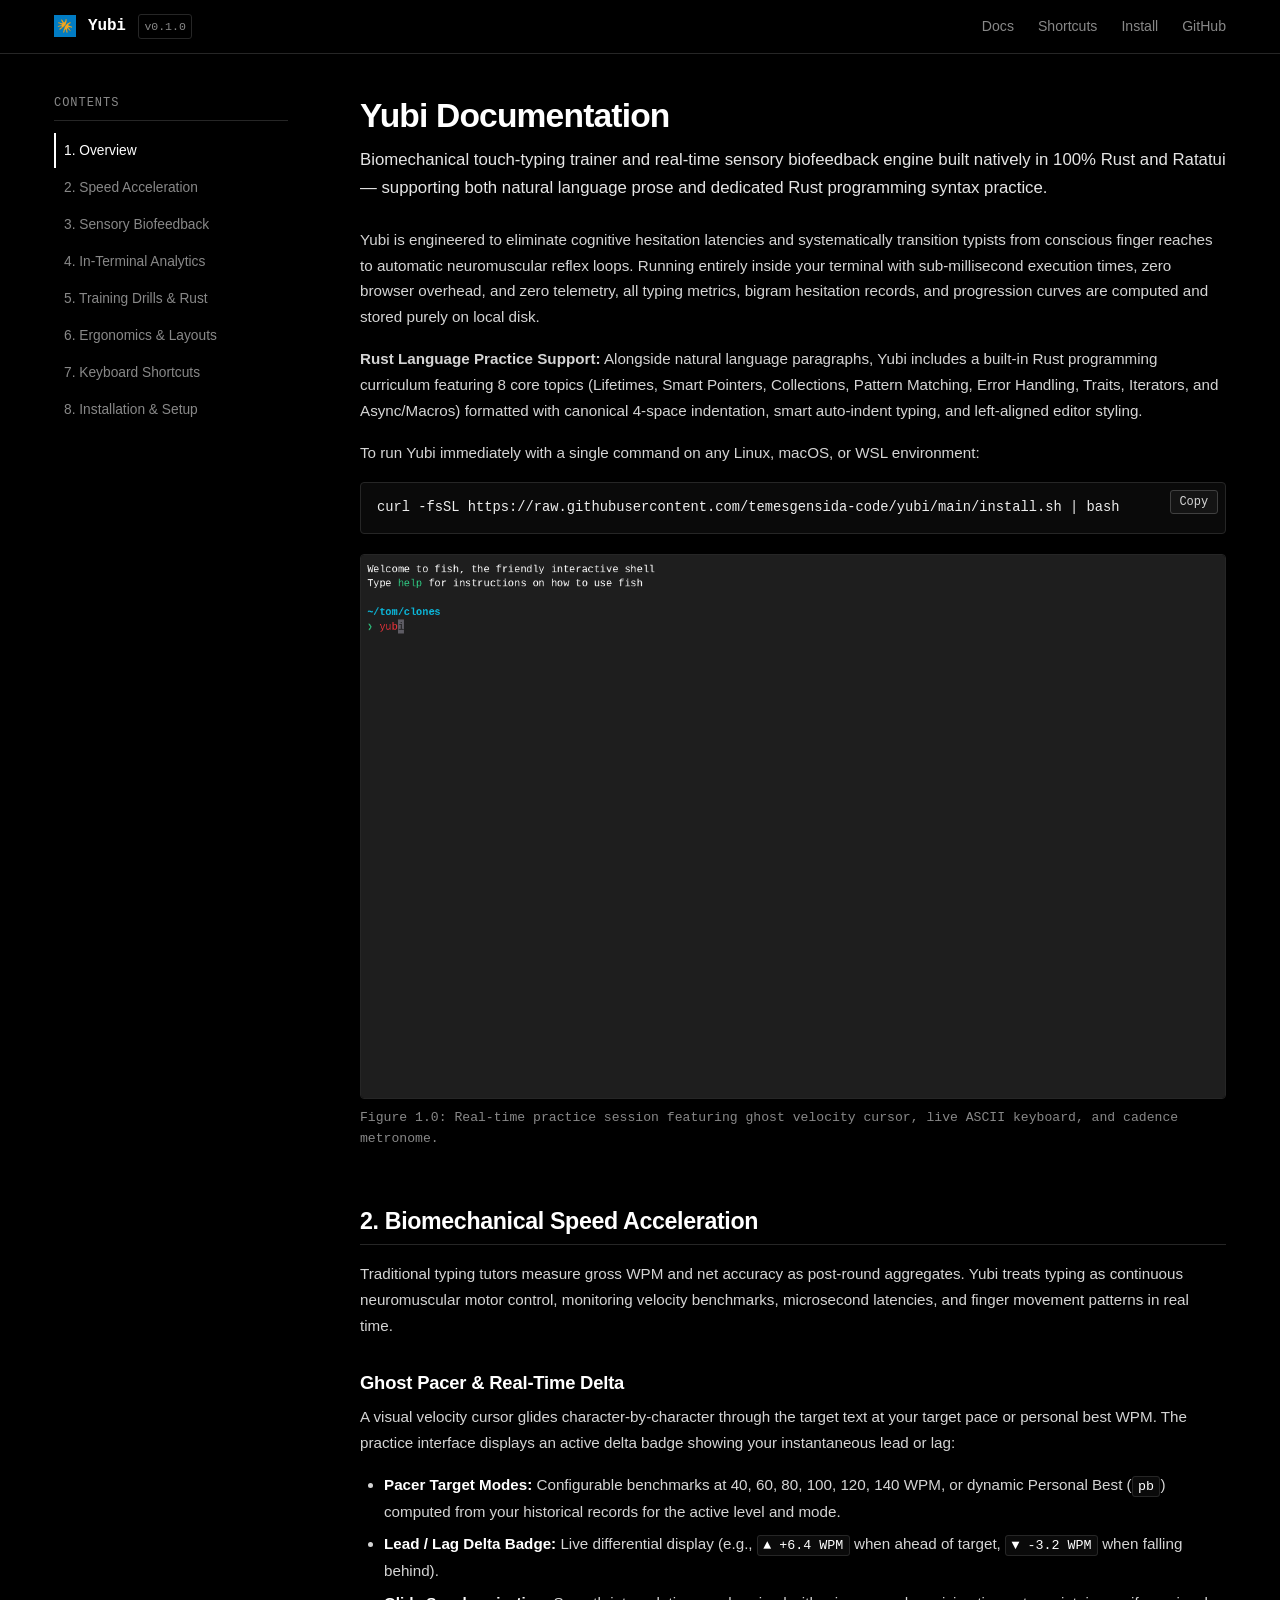
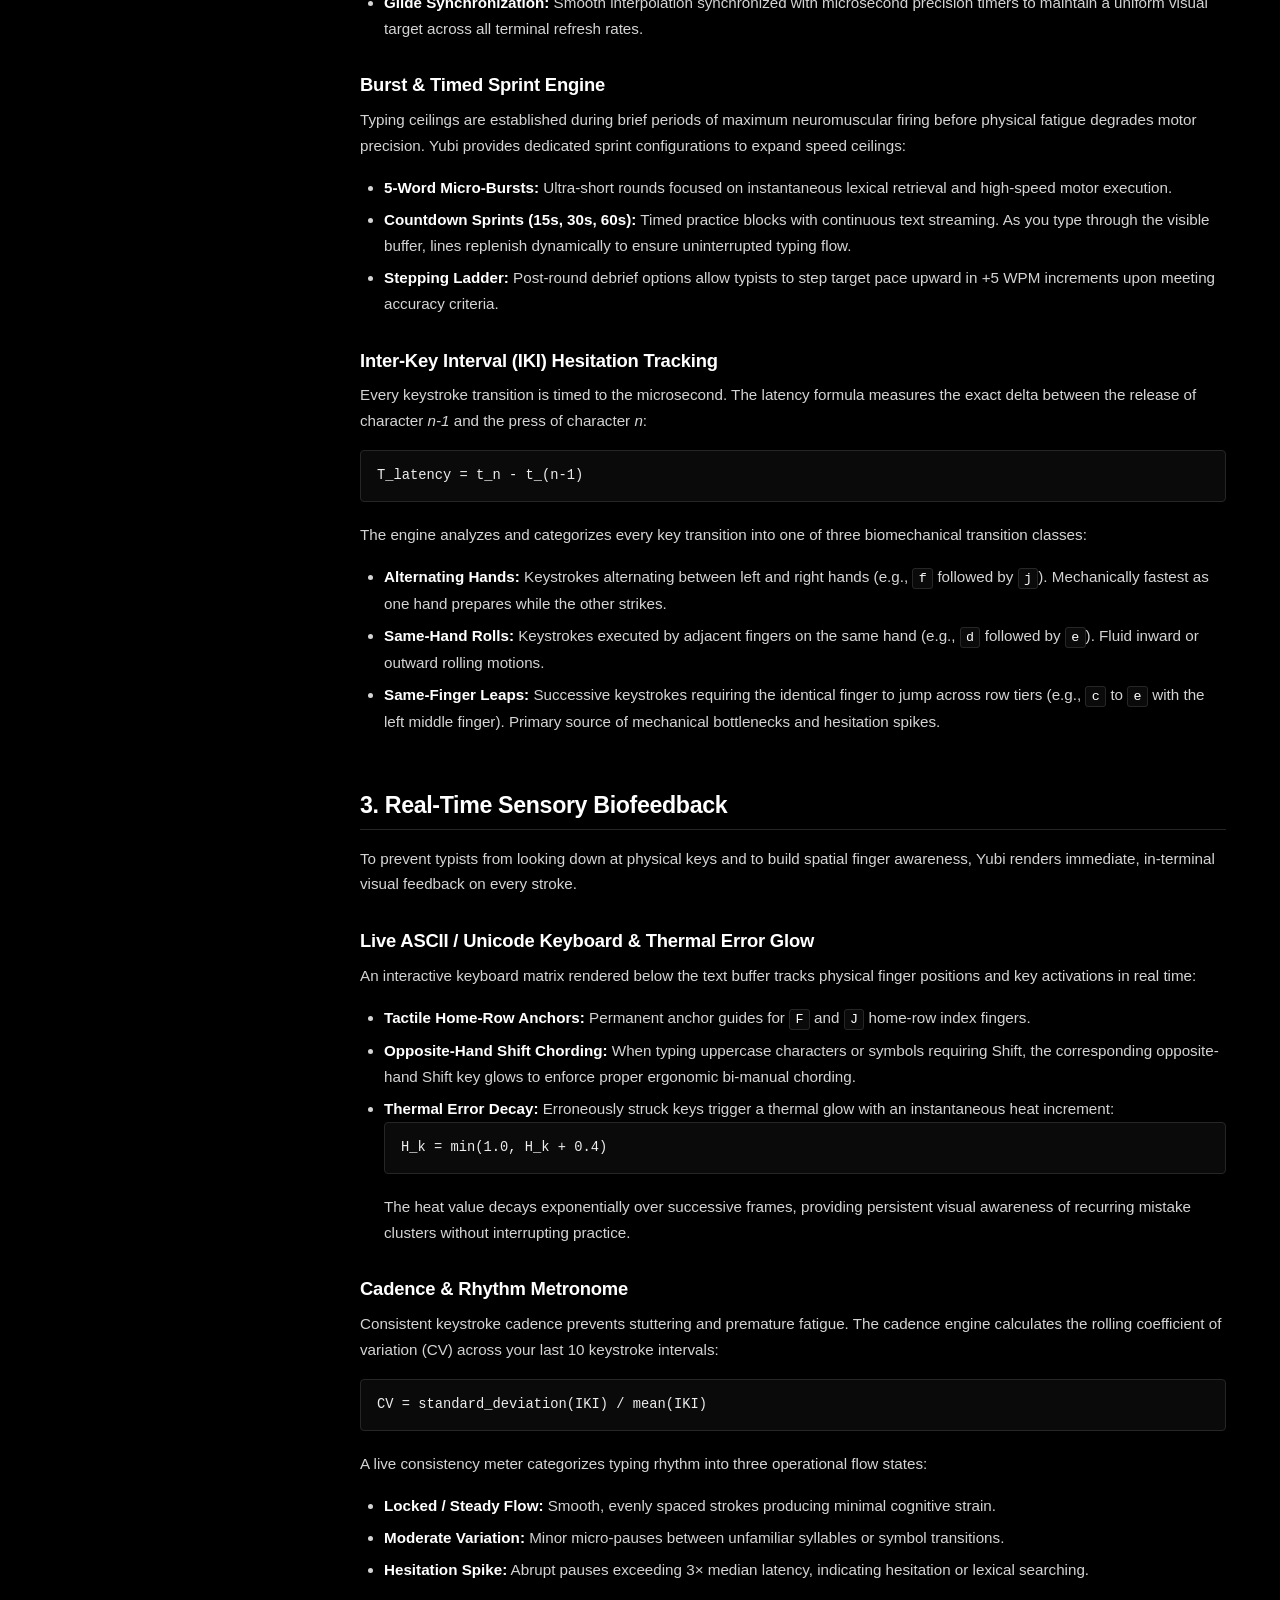
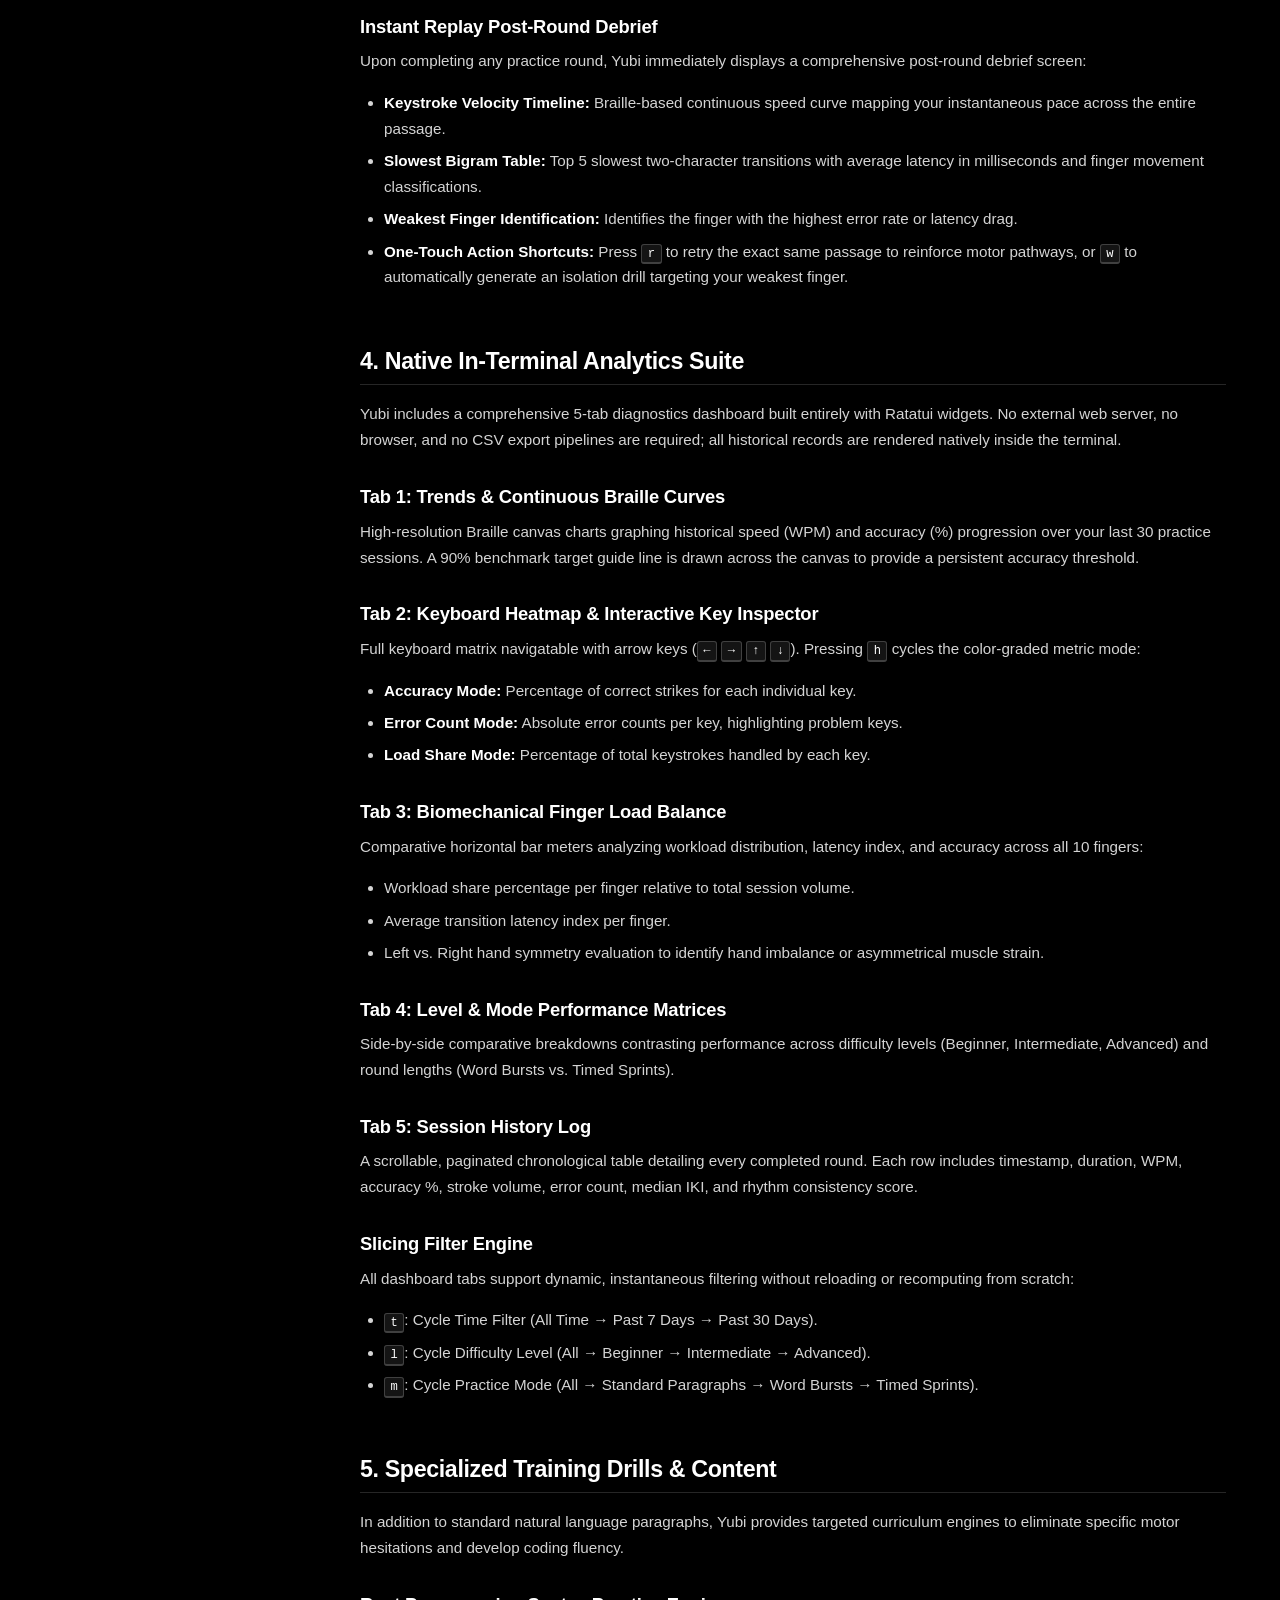
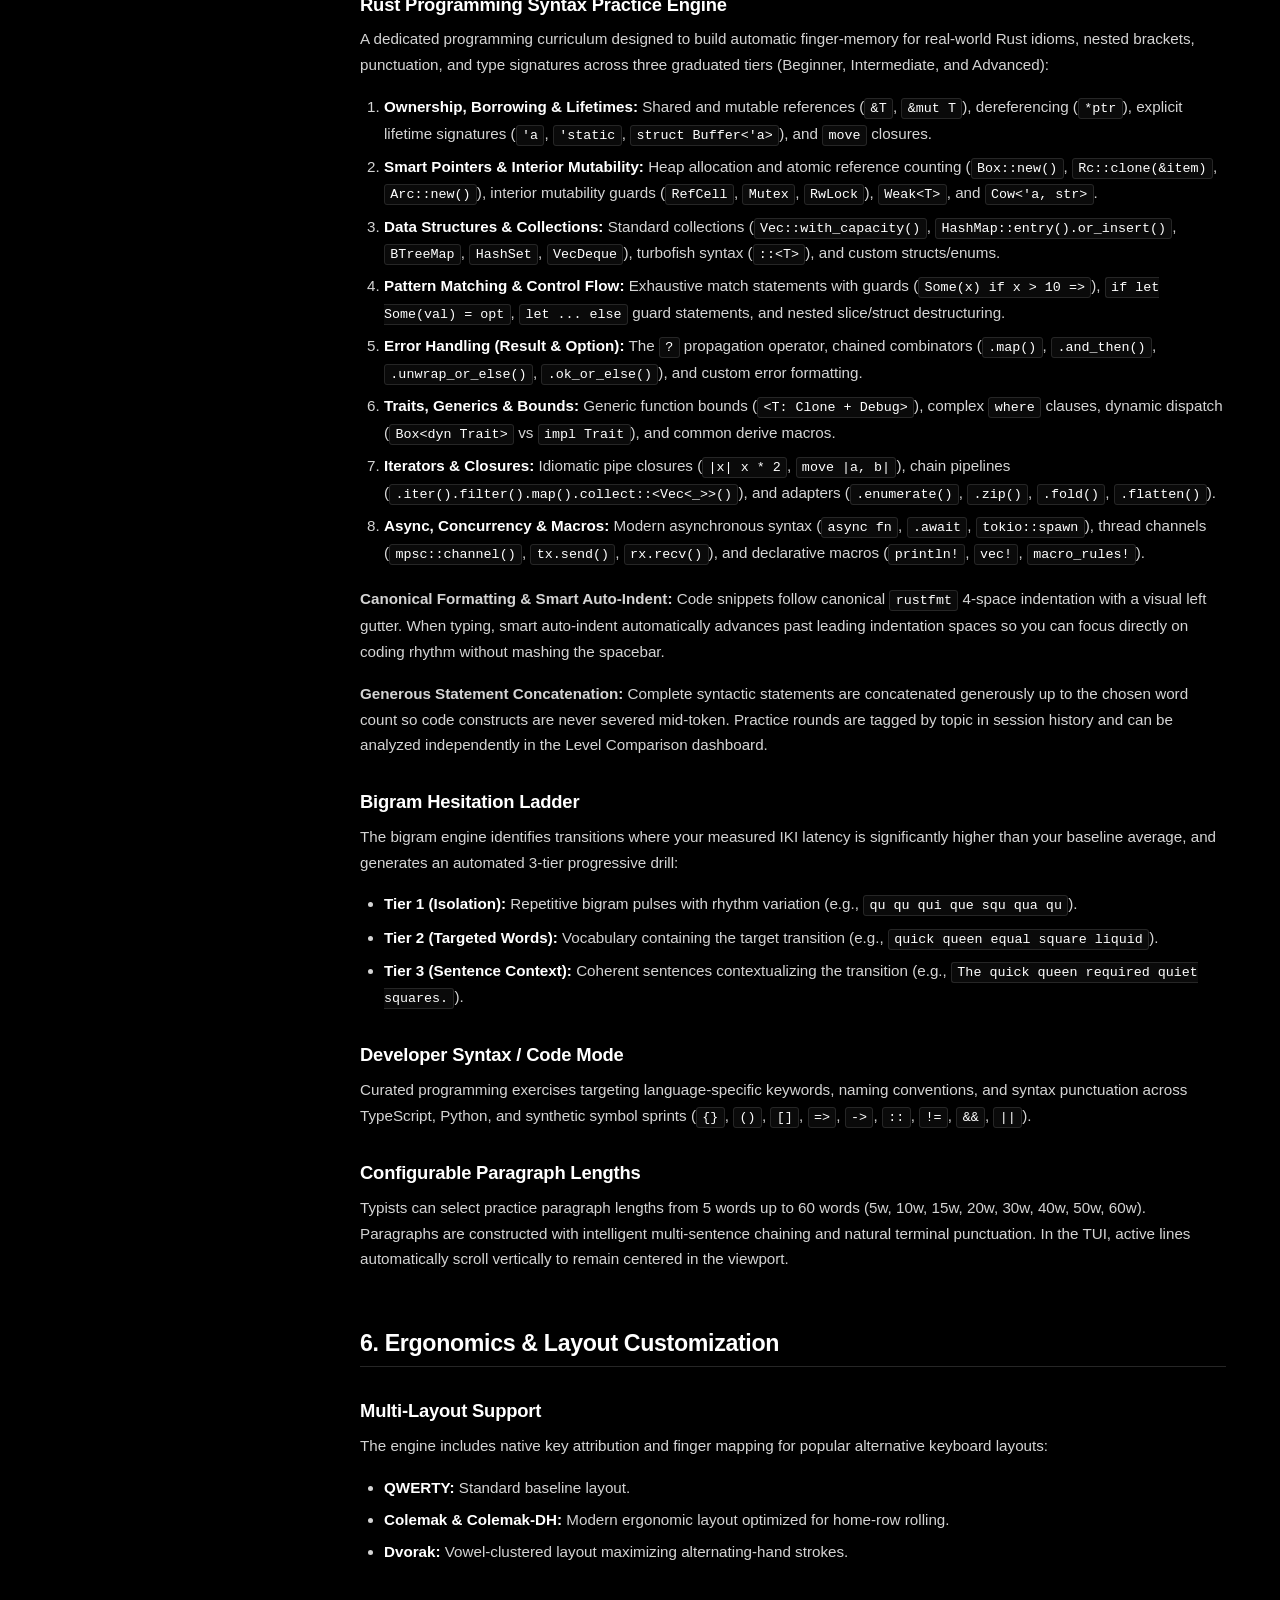
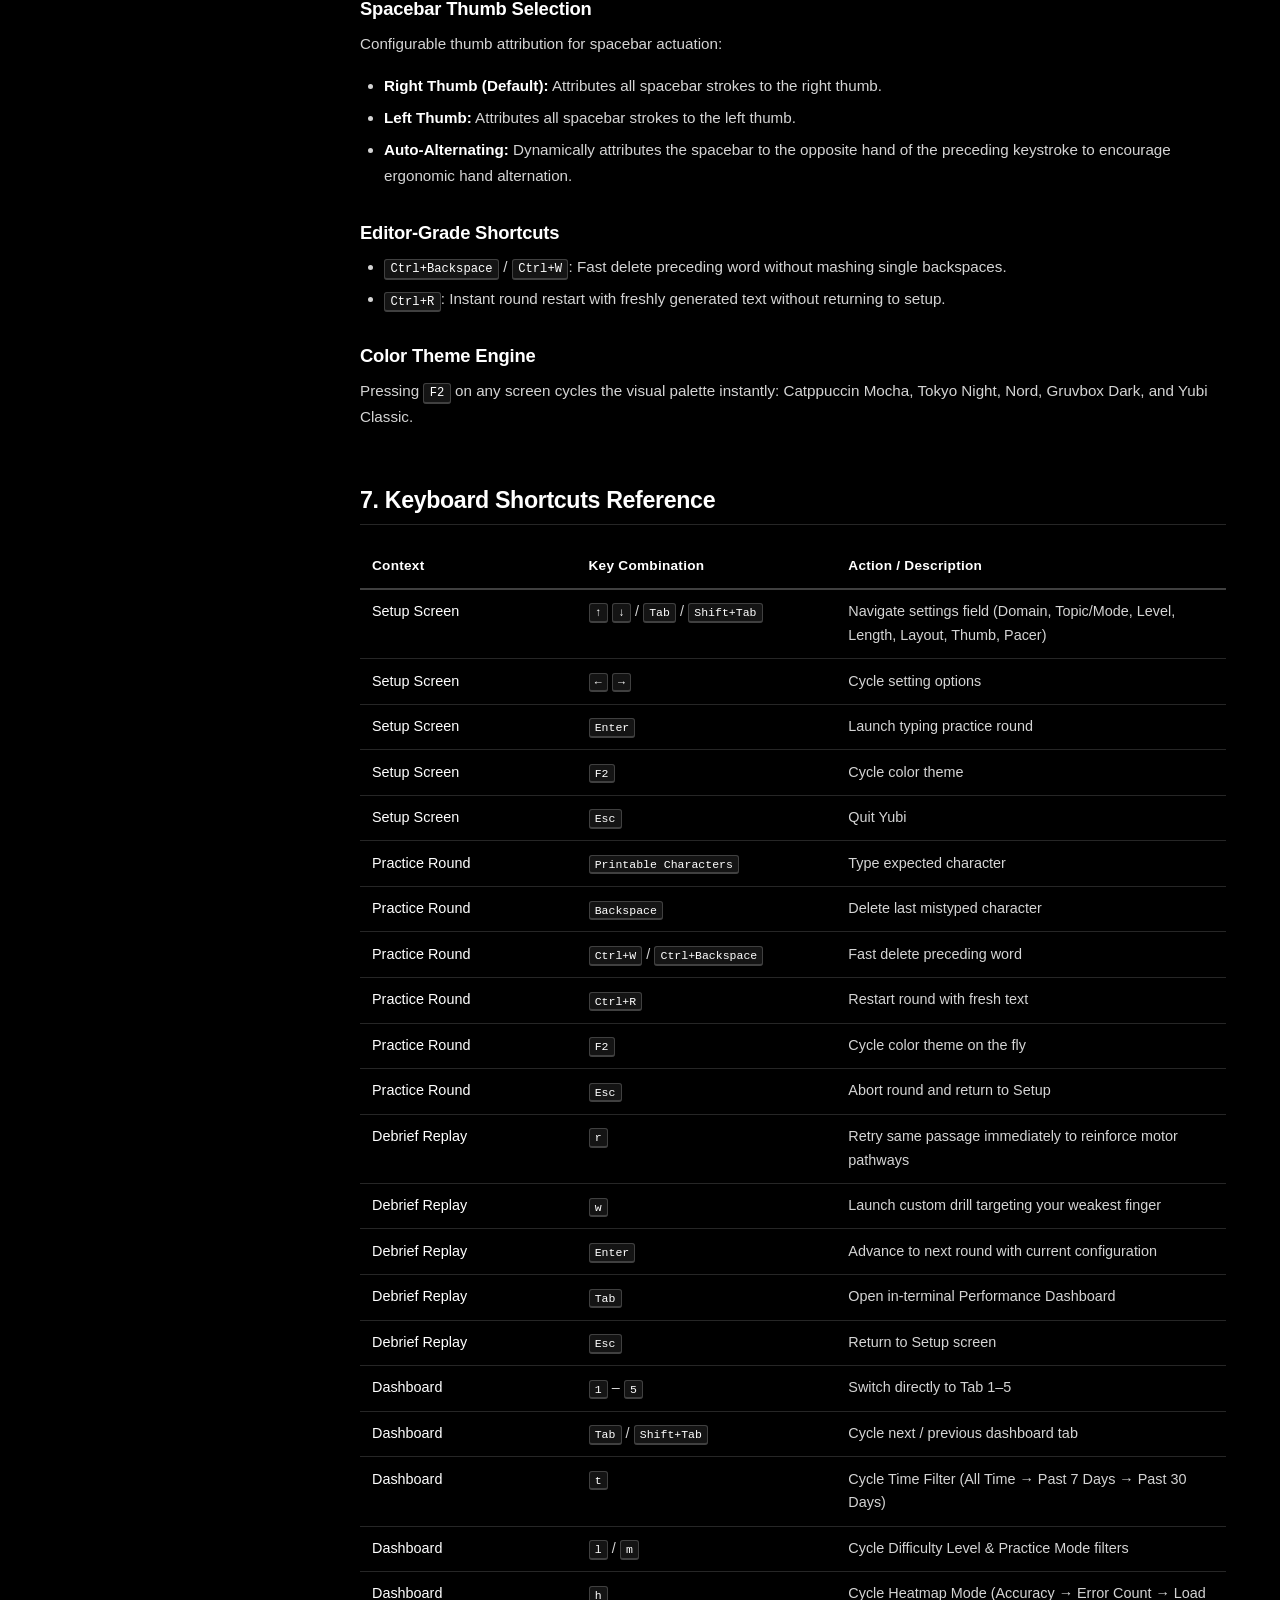
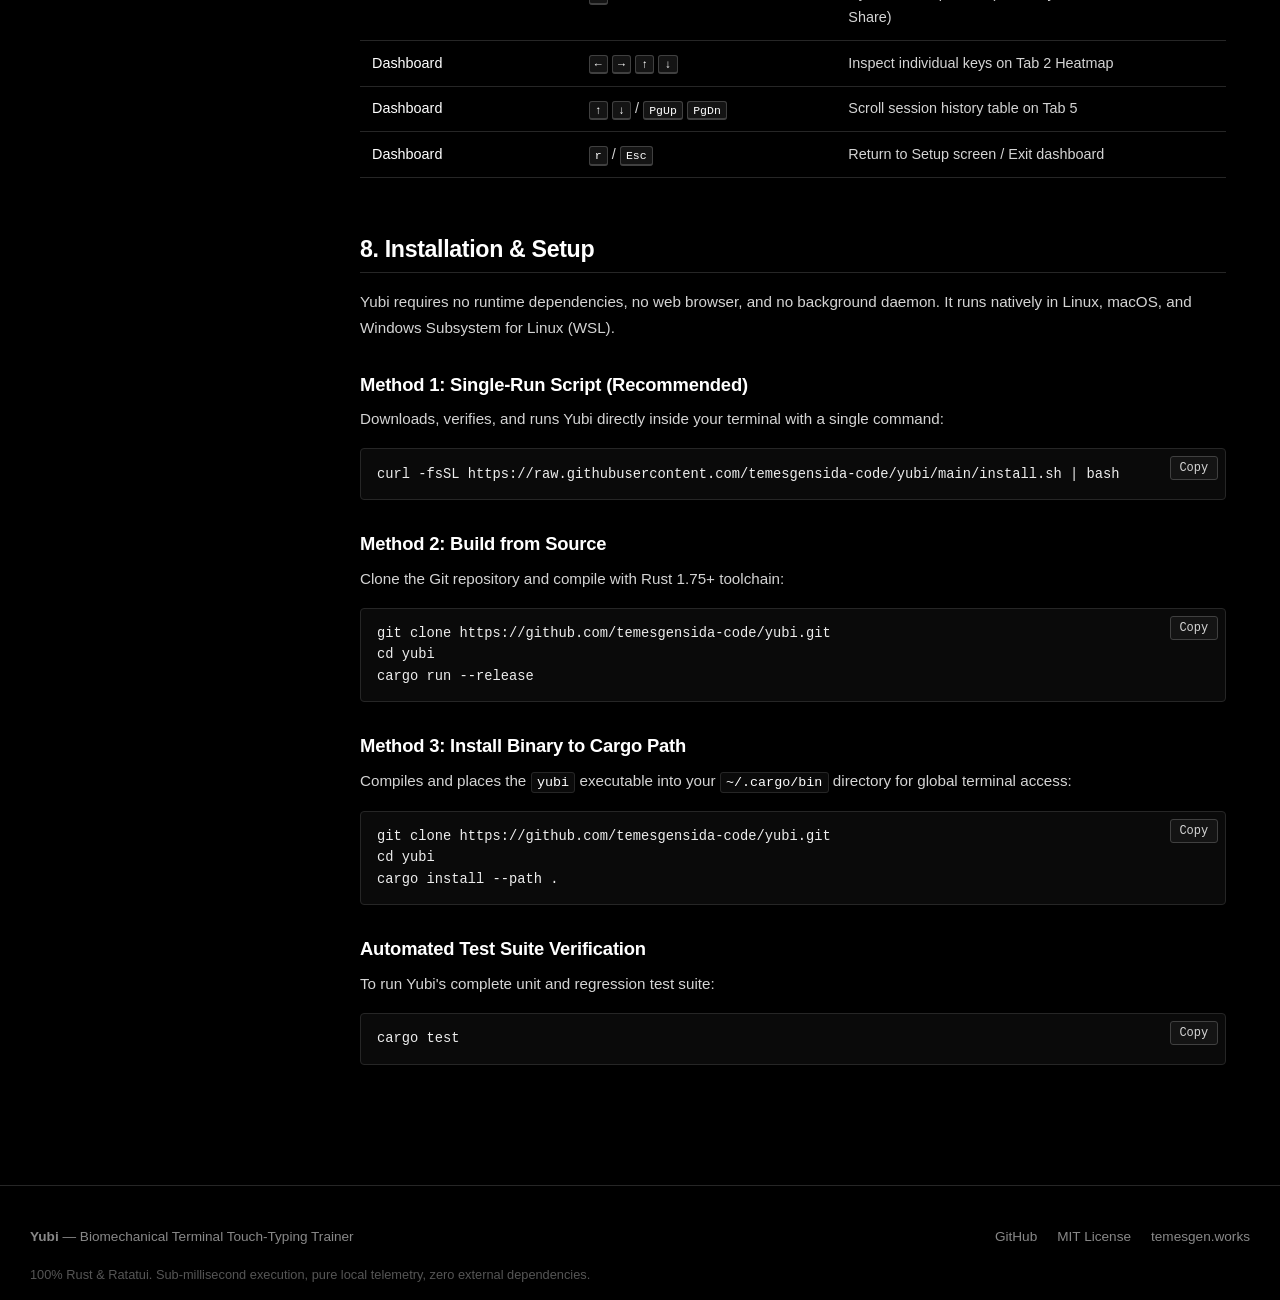
<file: docs/index.html>
<!DOCTYPE html>
<html lang="en">
<head>
  <meta charset="UTF-8" />
  <meta name="viewport" content="width=device-width, initial-scale=1.0" />
  <title>Yubi Documentation — Biomechanical Terminal Touch-Typing Trainer</title>
  <meta name="description" content="Technical documentation for Yubi: A pure Rust & Ratatui biomechanical touch-typing trainer with real-time sensory biofeedback and native 5-tab TUI diagnostics." />
  <link rel="icon" type="image/svg+xml" href="_.svg" />
  <link rel="stylesheet" href="style.css" />
  <!-- Open Graph -->
  <meta property="og:title" content="Yubi Documentation — Biomechanical Terminal Touch-Typing Trainer" />
  <meta property="og:description" content="Technical documentation for Yubi: 100% Rust & Ratatui terminal typing trainer with real-time sensory biofeedback and native analytics." />
  <meta property="og:type" content="website" />
  <meta property="og:url" content="https://yubi.temesgen.works" />
  <meta property="og:image" content="https://yubi.temesgen.works/yubi-tui.gif" />
</head>
<body>

  <!-- ================= Minimalist Header ================= -->
  <header class="header">
    <div class="header-container">
      <a href="#overview" class="brand-wrap">
        <img src="_.svg" alt="Yubi Logo" class="brand-logo" />
        <span class="brand-title">Yubi</span>
        <span class="brand-badge">v0.1.0</span>
      </a>

      <nav class="header-nav">
        <a href="#overview" class="header-link">Docs</a>
        <a href="#keyboard-shortcuts" class="header-link">Shortcuts</a>
        <a href="#installation-setup" class="header-link">Install</a>
        <a href="https://github.com/temesgensida-code/yubi" target="_blank" rel="noopener" class="header-link">GitHub</a>
      </nav>
    </div>
  </header>

  <!-- ================= Two-Column Docs Layout ================= -->
  <div class="docs-layout">
    
    <!-- Left Sticky Sidebar Table of Contents -->
    <aside class="docs-sidebar">
      <div class="sidebar-title">Contents</div>
      <ul class="sidebar-list">
        <li class="sidebar-item"><a href="#overview" class="sidebar-link active">1. Overview</a></li>
        <li class="sidebar-item"><a href="#speed-acceleration" class="sidebar-link">2. Speed Acceleration</a></li>
        <li class="sidebar-item"><a href="#sensory-biofeedback" class="sidebar-link">3. Sensory Biofeedback</a></li>
        <li class="sidebar-item"><a href="#in-terminal-analytics" class="sidebar-link">4. In-Terminal Analytics</a></li>
        <li class="sidebar-item"><a href="#training-drills" class="sidebar-link">5. Training Drills &amp; Rust</a></li>
        <li class="sidebar-item"><a href="#ergonomics-settings" class="sidebar-link">6. Ergonomics &amp; Layouts</a></li>
        <li class="sidebar-item"><a href="#keyboard-shortcuts" class="sidebar-link">7. Keyboard Shortcuts</a></li>
        <li class="sidebar-item"><a href="#installation-setup" class="sidebar-link">8. Installation &amp; Setup</a></li>
      </ul>
    </aside>

    <!-- Right Main Technical Document Body -->
    <main class="docs-content">

      <!-- ================= 1. Overview ================= -->
      <section id="overview" class="doc-section">
        <h1>Yubi Documentation</h1>
        <p class="lead">
          Biomechanical touch-typing trainer and real-time sensory biofeedback engine built natively in 100% Rust and Ratatui — supporting both natural language prose and dedicated Rust programming syntax practice.
        </p>

        <p>
          Yubi is engineered to eliminate cognitive hesitation latencies and systematically transition typists from conscious finger reaches to automatic neuromuscular reflex loops. Running entirely inside your terminal with sub-millisecond execution times, zero browser overhead, and zero telemetry, all typing metrics, bigram hesitation records, and progression curves are computed and stored purely on local disk.
        </p>

        <p>
          <strong>Rust Language Practice Support:</strong> Alongside natural language paragraphs, Yubi includes a built-in Rust programming curriculum featuring 8 core topics (Lifetimes, Smart Pointers, Collections, Pattern Matching, Error Handling, Traits, Iterators, and Async/Macros) formatted with canonical 4-space indentation, smart auto-indent typing, and left-aligned editor styling.
        </p>

        <p>
          To run Yubi immediately with a single command on any Linux, macOS, or WSL environment:
        </p>

        <div class="code-block">
          <pre><code>curl -fsSL https://raw.githubusercontent.com/temesgensida-code/yubi/main/install.sh | bash</code></pre>
          <button class="copy-btn" onclick="copyCode(this, 'curl -fsSL https://raw.githubusercontent.com/temesgensida-code/yubi/main/install.sh | bash')">Copy</button>
        </div>

        <img src="yubi-tui.gif" alt="Yubi Practice Session and TUI Interface" class="doc-media" />
        <div class="doc-caption">Figure 1.0: Real-time practice session featuring ghost velocity cursor, live ASCII keyboard, and cadence metronome.</div>
      </section>

      <!-- ================= 2. Biomechanical Speed Acceleration ================= -->
      <section id="speed-acceleration" class="doc-section">
        <h2>2. Biomechanical Speed Acceleration</h2>
        
        <p>
          Traditional typing tutors measure gross WPM and net accuracy as post-round aggregates. Yubi treats typing as continuous neuromuscular motor control, monitoring velocity benchmarks, microsecond latencies, and finger movement patterns in real time.
        </p>

        <h3>Ghost Pacer &amp; Real-Time Delta</h3>
        <p>
          A visual velocity cursor glides character-by-character through the target text at your target pace or personal best WPM. The practice interface displays an active delta badge showing your instantaneous lead or lag:
        </p>
        <ul>
          <li><strong>Pacer Target Modes:</strong> Configurable benchmarks at 40, 60, 80, 100, 120, 140 WPM, or dynamic Personal Best (<code>pb</code>) computed from your historical records for the active level and mode.</li>
          <li><strong>Lead / Lag Delta Badge:</strong> Live differential display (e.g., <code>▲ +6.4 WPM</code> when ahead of target, <code>▼ -3.2 WPM</code> when falling behind).</li>
          <li><strong>Glide Synchronization:</strong> Smooth interpolation synchronized with microsecond precision timers to maintain a uniform visual target across all terminal refresh rates.</li>
        </ul>

        <h3>Burst &amp; Timed Sprint Engine</h3>
        <p>
          Typing ceilings are established during brief periods of maximum neuromuscular firing before physical fatigue degrades motor precision. Yubi provides dedicated sprint configurations to expand speed ceilings:
        </p>
        <ul>
          <li><strong>5-Word Micro-Bursts:</strong> Ultra-short rounds focused on instantaneous lexical retrieval and high-speed motor execution.</li>
          <li><strong>Countdown Sprints (15s, 30s, 60s):</strong> Timed practice blocks with continuous text streaming. As you type through the visible buffer, lines replenish dynamically to ensure uninterrupted typing flow.</li>
          <li><strong>Stepping Ladder:</strong> Post-round debrief options allow typists to step target pace upward in +5 WPM increments upon meeting accuracy criteria.</li>
        </ul>

        <h3>Inter-Key Interval (IKI) Hesitation Tracking</h3>
        <p>
          Every keystroke transition is timed to the microsecond. The latency formula measures the exact delta between the release of character <em>n-1</em> and the press of character <em>n</em>:
        </p>
        <pre><code>T_latency = t_n - t_(n-1)</code></pre>
        <p>
          The engine analyzes and categorizes every key transition into one of three biomechanical transition classes:
        </p>
        <ul>
          <li><strong>Alternating Hands:</strong> Keystrokes alternating between left and right hands (e.g., <code>f</code> followed by <code>j</code>). Mechanically fastest as one hand prepares while the other strikes.</li>
          <li><strong>Same-Hand Rolls:</strong> Keystrokes executed by adjacent fingers on the same hand (e.g., <code>d</code> followed by <code>e</code>). Fluid inward or outward rolling motions.</li>
          <li><strong>Same-Finger Leaps:</strong> Successive keystrokes requiring the identical finger to jump across row tiers (e.g., <code>c</code> to <code>e</code> with the left middle finger). Primary source of mechanical bottlenecks and hesitation spikes.</li>
        </ul>
      </section>

      <!-- ================= 3. Real-Time Sensory Biofeedback ================= -->
      <section id="sensory-biofeedback" class="doc-section">
        <h2>3. Real-Time Sensory Biofeedback</h2>
        
        <p>
          To prevent typists from looking down at physical keys and to build spatial finger awareness, Yubi renders immediate, in-terminal visual feedback on every stroke.
        </p>

        <h3>Live ASCII / Unicode Keyboard &amp; Thermal Error Glow</h3>
        <p>
          An interactive keyboard matrix rendered below the text buffer tracks physical finger positions and key activations in real time:
        </p>
        <ul>
          <li><strong>Tactile Home-Row Anchors:</strong> Permanent anchor guides for <code>F</code> and <code>J</code> home-row index fingers.</li>
          <li><strong>Opposite-Hand Shift Chording:</strong> When typing uppercase characters or symbols requiring Shift, the corresponding opposite-hand Shift key glows to enforce proper ergonomic bi-manual chording.</li>
          <li><strong>Thermal Error Decay:</strong> Erroneously struck keys trigger a thermal glow with an instantaneous heat increment:
            <pre><code>H_k = min(1.0, H_k + 0.4)</code></pre>
            The heat value decays exponentially over successive frames, providing persistent visual awareness of recurring mistake clusters without interrupting practice.
          </li>
        </ul>

        <h3>Cadence &amp; Rhythm Metronome</h3>
        <p>
          Consistent keystroke cadence prevents stuttering and premature fatigue. The cadence engine calculates the rolling coefficient of variation (CV) across your last 10 keystroke intervals:
        </p>
        <pre><code>CV = standard_deviation(IKI) / mean(IKI)</code></pre>
        <p>
          A live consistency meter categorizes typing rhythm into three operational flow states:
        </p>
        <ul>
          <li><strong>Locked / Steady Flow:</strong> Smooth, evenly spaced strokes producing minimal cognitive strain.</li>
          <li><strong>Moderate Variation:</strong> Minor micro-pauses between unfamiliar syllables or symbol transitions.</li>
          <li><strong>Hesitation Spike:</strong> Abrupt pauses exceeding 3× median latency, indicating hesitation or lexical searching.</li>
        </ul>

        <h3>Instant Replay Post-Round Debrief</h3>
        <p>
          Upon completing any practice round, Yubi immediately displays a comprehensive post-round debrief screen:
        </p>
        <ul>
          <li><strong>Keystroke Velocity Timeline:</strong> Braille-based continuous speed curve mapping your instantaneous pace across the entire passage.</li>
          <li><strong>Slowest Bigram Table:</strong> Top 5 slowest two-character transitions with average latency in milliseconds and finger movement classifications.</li>
          <li><strong>Weakest Finger Identification:</strong> Identifies the finger with the highest error rate or latency drag.</li>
          <li><strong>One-Touch Action Shortcuts:</strong> Press <kbd>r</kbd> to retry the exact same passage to reinforce motor pathways, or <kbd>w</kbd> to automatically generate an isolation drill targeting your weakest finger.</li>
        </ul>
      </section>

      <!-- ================= 4. Native In-Terminal Analytics Suite ================= -->
      <section id="in-terminal-analytics" class="doc-section">
        <h2>4. Native In-Terminal Analytics Suite</h2>
        
        <p>
          Yubi includes a comprehensive 5-tab diagnostics dashboard built entirely with Ratatui widgets. No external web server, no browser, and no CSV export pipelines are required; all historical records are rendered natively inside the terminal.
        </p>

        <h3>Tab 1: Trends &amp; Continuous Braille Curves</h3>
        <p>
          High-resolution Braille canvas charts graphing historical speed (WPM) and accuracy (%) progression over your last 30 practice sessions. A 90% benchmark target guide line is drawn across the canvas to provide a persistent accuracy threshold.
        </p>

        <h3>Tab 2: Keyboard Heatmap &amp; Interactive Key Inspector</h3>
        <p>
          Full keyboard matrix navigatable with arrow keys (<kbd>←</kbd> <kbd>→</kbd> <kbd>↑</kbd> <kbd>↓</kbd>). Pressing <kbd>h</kbd> cycles the color-graded metric mode:
        </p>
        <ul>
          <li><strong>Accuracy Mode:</strong> Percentage of correct strikes for each individual key.</li>
          <li><strong>Error Count Mode:</strong> Absolute error counts per key, highlighting problem keys.</li>
          <li><strong>Load Share Mode:</strong> Percentage of total keystrokes handled by each key.</li>
        </ul>

        <h3>Tab 3: Biomechanical Finger Load Balance</h3>
        <p>
          Comparative horizontal bar meters analyzing workload distribution, latency index, and accuracy across all 10 fingers:
        </p>
        <ul>
          <li>Workload share percentage per finger relative to total session volume.</li>
          <li>Average transition latency index per finger.</li>
          <li>Left vs. Right hand symmetry evaluation to identify hand imbalance or asymmetrical muscle strain.</li>
        </ul>

        <h3>Tab 4: Level &amp; Mode Performance Matrices</h3>
        <p>
          Side-by-side comparative breakdowns contrasting performance across difficulty levels (Beginner, Intermediate, Advanced) and round lengths (Word Bursts vs. Timed Sprints).
        </p>

        <h3>Tab 5: Session History Log</h3>
        <p>
          A scrollable, paginated chronological table detailing every completed round. Each row includes timestamp, duration, WPM, accuracy %, stroke volume, error count, median IKI, and rhythm consistency score.
        </p>

        <h3>Slicing Filter Engine</h3>
        <p>
          All dashboard tabs support dynamic, instantaneous filtering without reloading or recomputing from scratch:
        </p>
        <ul>
          <li><kbd>t</kbd>: Cycle Time Filter (All Time &rarr; Past 7 Days &rarr; Past 30 Days).</li>
          <li><kbd>l</kbd>: Cycle Difficulty Level (All &rarr; Beginner &rarr; Intermediate &rarr; Advanced).</li>
          <li><kbd>m</kbd>: Cycle Practice Mode (All &rarr; Standard Paragraphs &rarr; Word Bursts &rarr; Timed Sprints).</li>
        </ul>
      </section>

      <!-- ================= 5. Specialized Training Drills & Content ================= -->
      <section id="training-drills" class="doc-section">
        <h2>5. Specialized Training Drills &amp; Content</h2>
        
        <p>
          In addition to standard natural language paragraphs, Yubi provides targeted curriculum engines to eliminate specific motor hesitations and develop coding fluency.
        </p>

        <h3>Rust Programming Syntax Practice Engine</h3>
        <p>
          A dedicated programming curriculum designed to build automatic finger-memory for real-world Rust idioms, nested brackets, punctuation, and type signatures across three graduated tiers (Beginner, Intermediate, and Advanced):
        </p>
        <ol>
          <li><strong>Ownership, Borrowing &amp; Lifetimes:</strong> Shared and mutable references (<code>&amp;T</code>, <code>&amp;mut T</code>), dereferencing (<code>*ptr</code>), explicit lifetime signatures (<code>'a</code>, <code>'static</code>, <code>struct Buffer&lt;'a&gt;</code>), and <code>move</code> closures.</li>
          <li><strong>Smart Pointers &amp; Interior Mutability:</strong> Heap allocation and atomic reference counting (<code>Box::new()</code>, <code>Rc::clone(&amp;item)</code>, <code>Arc::new()</code>), interior mutability guards (<code>RefCell</code>, <code>Mutex</code>, <code>RwLock</code>), <code>Weak&lt;T&gt;</code>, and <code>Cow&lt;'a, str&gt;</code>.</li>
          <li><strong>Data Structures &amp; Collections:</strong> Standard collections (<code>Vec::with_capacity()</code>, <code>HashMap::entry().or_insert()</code>, <code>BTreeMap</code>, <code>HashSet</code>, <code>VecDeque</code>), turbofish syntax (<code>::&lt;T&gt;</code>), and custom structs/enums.</li>
          <li><strong>Pattern Matching &amp; Control Flow:</strong> Exhaustive match statements with guards (<code>Some(x) if x &gt; 10 =&gt;</code>), <code>if let Some(val) = opt</code>, <code>let ... else</code> guard statements, and nested slice/struct destructuring.</li>
          <li><strong>Error Handling (Result &amp; Option):</strong> The <code>?</code> propagation operator, chained combinators (<code>.map()</code>, <code>.and_then()</code>, <code>.unwrap_or_else()</code>, <code>.ok_or_else()</code>), and custom error formatting.</li>
          <li><strong>Traits, Generics &amp; Bounds:</strong> Generic function bounds (<code>&lt;T: Clone + Debug&gt;</code>), complex <code>where</code> clauses, dynamic dispatch (<code>Box&lt;dyn Trait&gt;</code> vs <code>impl Trait</code>), and common derive macros.</li>
          <li><strong>Iterators &amp; Closures:</strong> Idiomatic pipe closures (<code>|x| x * 2</code>, <code>move |a, b|</code>), chain pipelines (<code>.iter().filter().map().collect::&lt;Vec&lt;_&gt;&gt;()</code>), and adapters (<code>.enumerate()</code>, <code>.zip()</code>, <code>.fold()</code>, <code>.flatten()</code>).</li>
          <li><strong>Async, Concurrency &amp; Macros:</strong> Modern asynchronous syntax (<code>async fn</code>, <code>.await</code>, <code>tokio::spawn</code>), thread channels (<code>mpsc::channel()</code>, <code>tx.send()</code>, <code>rx.recv()</code>), and declarative macros (<code>println!</code>, <code>vec!</code>, <code>macro_rules!</code>).</li>
        </ol>
        <p>
          <strong>Canonical Formatting &amp; Smart Auto-Indent:</strong> Code snippets follow canonical <code>rustfmt</code> 4-space indentation with a visual left gutter. When typing, smart auto-indent automatically advances past leading indentation spaces so you can focus directly on coding rhythm without mashing the spacebar.
        </p>
        <p>
          <strong>Generous Statement Concatenation:</strong> Complete syntactic statements are concatenated generously up to the chosen word count so code constructs are never severed mid-token. Practice rounds are tagged by topic in session history and can be analyzed independently in the Level Comparison dashboard.
        </p>

        <h3>Bigram Hesitation Ladder</h3>
        <p>
          The bigram engine identifies transitions where your measured IKI latency is significantly higher than your baseline average, and generates an automated 3-tier progressive drill:
        </p>
        <ul>
          <li><strong>Tier 1 (Isolation):</strong> Repetitive bigram pulses with rhythm variation (e.g., <code>qu qu qui que squ qua qu</code>).</li>
          <li><strong>Tier 2 (Targeted Words):</strong> Vocabulary containing the target transition (e.g., <code>quick queen equal square liquid</code>).</li>
          <li><strong>Tier 3 (Sentence Context):</strong> Coherent sentences contextualizing the transition (e.g., <code>The quick queen required quiet squares.</code>).</li>
        </ul>

        <h3>Developer Syntax / Code Mode</h3>
        <p>
          Curated programming exercises targeting language-specific keywords, naming conventions, and syntax punctuation across TypeScript, Python, and synthetic symbol sprints (<code>{}</code>, <code>()</code>, <code>[]</code>, <code>=&gt;</code>, <code>-&gt;</code>, <code>::</code>, <code>!=</code>, <code>&amp;&amp;</code>, <code>||</code>).
        </p>

        <h3>Configurable Paragraph Lengths</h3>
        <p>
          Typists can select practice paragraph lengths from 5 words up to 60 words (5w, 10w, 15w, 20w, 30w, 40w, 50w, 60w). Paragraphs are constructed with intelligent multi-sentence chaining and natural terminal punctuation. In the TUI, active lines automatically scroll vertically to remain centered in the viewport.
        </p>
      </section>

      <!-- ================= 6. Ergonomics & Layout Customization ================= -->
      <section id="ergonomics-settings" class="doc-section">
        <h2>6. Ergonomics &amp; Layout Customization</h2>
        
        <h3>Multi-Layout Support</h3>
        <p>
          The engine includes native key attribution and finger mapping for popular alternative keyboard layouts:
        </p>
        <ul>
          <li><strong>QWERTY:</strong> Standard baseline layout.</li>
          <li><strong>Colemak &amp; Colemak-DH:</strong> Modern ergonomic layout optimized for home-row rolling.</li>
          <li><strong>Dvorak:</strong> Vowel-clustered layout maximizing alternating-hand strokes.</li>
        </ul>

        <h3>Spacebar Thumb Selection</h3>
        <p>
          Configurable thumb attribution for spacebar actuation:
        </p>
        <ul>
          <li><strong>Right Thumb (Default):</strong> Attributes all spacebar strokes to the right thumb.</li>
          <li><strong>Left Thumb:</strong> Attributes all spacebar strokes to the left thumb.</li>
          <li><strong>Auto-Alternating:</strong> Dynamically attributes the spacebar to the opposite hand of the preceding keystroke to encourage ergonomic hand alternation.</li>
        </ul>

        <h3>Editor-Grade Shortcuts</h3>
        <ul>
          <li><kbd>Ctrl+Backspace</kbd> / <kbd>Ctrl+W</kbd>: Fast delete preceding word without mashing single backspaces.</li>
          <li><kbd>Ctrl+R</kbd>: Instant round restart with freshly generated text without returning to setup.</li>
        </ul>

        <h3>Color Theme Engine</h3>
        <p>
          Pressing <kbd>F2</kbd> on any screen cycles the visual palette instantly: Catppuccin Mocha, Tokyo Night, Nord, Gruvbox Dark, and Yubi Classic.
        </p>
      </section>

      <!-- ================= 7. Keyboard Shortcuts Reference ================= -->
      <section id="keyboard-shortcuts" class="doc-section">
        <h2>7. Keyboard Shortcuts Reference</h2>
        
        <div class="table-wrap">
          <table class="doc-table">
            <thead>
              <tr>
                <th style="width: 25%;">Context</th>
                <th style="width: 30%;">Key Combination</th>
                <th style="width: 45%;">Action / Description</th>
              </tr>
            </thead>
            <tbody>
              <!-- Setup Screen -->
              <tr>
                <td>Setup Screen</td>
                <td><kbd>&uarr;</kbd> <kbd>&darr;</kbd> / <kbd>Tab</kbd> / <kbd>Shift+Tab</kbd></td>
                <td>Navigate settings field (Domain, Topic/Mode, Level, Length, Layout, Thumb, Pacer)</td>
              </tr>
              <tr>
                <td>Setup Screen</td>
                <td><kbd>&larr;</kbd> <kbd>&rarr;</kbd></td>
                <td>Cycle setting options</td>
              </tr>
              <tr>
                <td>Setup Screen</td>
                <td><kbd>Enter</kbd></td>
                <td>Launch typing practice round</td>
              </tr>
              <tr>
                <td>Setup Screen</td>
                <td><kbd>F2</kbd></td>
                <td>Cycle color theme</td>
              </tr>
              <tr>
                <td>Setup Screen</td>
                <td><kbd>Esc</kbd></td>
                <td>Quit Yubi</td>
              </tr>

              <!-- Practice Round -->
              <tr>
                <td>Practice Round</td>
                <td><kbd>Printable Characters</kbd></td>
                <td>Type expected character</td>
              </tr>
              <tr>
                <td>Practice Round</td>
                <td><kbd>Backspace</kbd></td>
                <td>Delete last mistyped character</td>
              </tr>
              <tr>
                <td>Practice Round</td>
                <td><kbd>Ctrl+W</kbd> / <kbd>Ctrl+Backspace</kbd></td>
                <td>Fast delete preceding word</td>
              </tr>
              <tr>
                <td>Practice Round</td>
                <td><kbd>Ctrl+R</kbd></td>
                <td>Restart round with fresh text</td>
              </tr>
              <tr>
                <td>Practice Round</td>
                <td><kbd>F2</kbd></td>
                <td>Cycle color theme on the fly</td>
              </tr>
              <tr>
                <td>Practice Round</td>
                <td><kbd>Esc</kbd></td>
                <td>Abort round and return to Setup</td>
              </tr>

              <!-- Instant Replay Debrief -->
              <tr>
                <td>Debrief Replay</td>
                <td><kbd>r</kbd></td>
                <td>Retry same passage immediately to reinforce motor pathways</td>
              </tr>
              <tr>
                <td>Debrief Replay</td>
                <td><kbd>w</kbd></td>
                <td>Launch custom drill targeting your weakest finger</td>
              </tr>
              <tr>
                <td>Debrief Replay</td>
                <td><kbd>Enter</kbd></td>
                <td>Advance to next round with current configuration</td>
              </tr>
              <tr>
                <td>Debrief Replay</td>
                <td><kbd>Tab</kbd></td>
                <td>Open in-terminal Performance Dashboard</td>
              </tr>
              <tr>
                <td>Debrief Replay</td>
                <td><kbd>Esc</kbd></td>
                <td>Return to Setup screen</td>
              </tr>

              <!-- Performance Dashboard -->
              <tr>
                <td>Dashboard</td>
                <td><kbd>1</kbd> &ndash; <kbd>5</kbd></td>
                <td>Switch directly to Tab 1&ndash;5</td>
              </tr>
              <tr>
                <td>Dashboard</td>
                <td><kbd>Tab</kbd> / <kbd>Shift+Tab</kbd></td>
                <td>Cycle next / previous dashboard tab</td>
              </tr>
              <tr>
                <td>Dashboard</td>
                <td><kbd>t</kbd></td>
                <td>Cycle Time Filter (All Time &rarr; Past 7 Days &rarr; Past 30 Days)</td>
              </tr>
              <tr>
                <td>Dashboard</td>
                <td><kbd>l</kbd> / <kbd>m</kbd></td>
                <td>Cycle Difficulty Level &amp; Practice Mode filters</td>
              </tr>
              <tr>
                <td>Dashboard</td>
                <td><kbd>h</kbd></td>
                <td>Cycle Heatmap Mode (Accuracy &rarr; Error Count &rarr; Load Share)</td>
              </tr>
              <tr>
                <td>Dashboard</td>
                <td><kbd>&larr;</kbd> <kbd>&rarr;</kbd> <kbd>&uarr;</kbd> <kbd>&darr;</kbd></td>
                <td>Inspect individual keys on Tab 2 Heatmap</td>
              </tr>
              <tr>
                <td>Dashboard</td>
                <td><kbd>&uarr;</kbd> <kbd>&darr;</kbd> / <kbd>PgUp</kbd> <kbd>PgDn</kbd></td>
                <td>Scroll session history table on Tab 5</td>
              </tr>
              <tr>
                <td>Dashboard</td>
                <td><kbd>r</kbd> / <kbd>Esc</kbd></td>
                <td>Return to Setup screen / Exit dashboard</td>
              </tr>
            </tbody>
          </table>
        </div>
      </section>

      <!-- ================= 8. Installation & Setup ================= -->
      <section id="installation-setup" class="doc-section">
        <h2>8. Installation &amp; Setup</h2>
        
        <p>
          Yubi requires no runtime dependencies, no web browser, and no background daemon. It runs natively in Linux, macOS, and Windows Subsystem for Linux (WSL).
        </p>

        <h3>Method 1: Single-Run Script (Recommended)</h3>
        <p>
          Downloads, verifies, and runs Yubi directly inside your terminal with a single command:
        </p>
        <div class="code-block">
          <pre><code>curl -fsSL https://raw.githubusercontent.com/temesgensida-code/yubi/main/install.sh | bash</code></pre>
          <button class="copy-btn" onclick="copyCode(this, 'curl -fsSL https://raw.githubusercontent.com/temesgensida-code/yubi/main/install.sh | bash')">Copy</button>
        </div>

        <h3>Method 2: Build from Source</h3>
        <p>
          Clone the Git repository and compile with Rust 1.75+ toolchain:
        </p>
        <div class="code-block">
          <pre><code>git clone https://github.com/temesgensida-code/yubi.git
cd yubi
cargo run --release</code></pre>
          <button class="copy-btn" onclick="copyCode(this, 'git clone https://github.com/temesgensida-code/yubi.git &amp;&amp; cd yubi &amp;&amp; cargo run --release')">Copy</button>
        </div>

        <h3>Method 3: Install Binary to Cargo Path</h3>
        <p>
          Compiles and places the <code>yubi</code> executable into your <code>~/.cargo/bin</code> directory for global terminal access:
        </p>
        <div class="code-block">
          <pre><code>git clone https://github.com/temesgensida-code/yubi.git
cd yubi
cargo install --path .</code></pre>
          <button class="copy-btn" onclick="copyCode(this, 'git clone https://github.com/temesgensida-code/yubi.git &amp;&amp; cd yubi &amp;&amp; cargo install --path .')">Copy</button>
        </div>

        <h3>Automated Test Suite Verification</h3>
        <p>
          To run Yubi's complete unit and regression test suite:
        </p>
        <div class="code-block">
          <pre><code>cargo test</code></pre>
          <button class="copy-btn" onclick="copyCode(this, 'cargo test')">Copy</button>
        </div>
      </section>

    </main>
  </div>

  <!-- ================= Minimalist Footer ================= -->
  <footer class="footer">
    <div class="footer-container">
      <div class="footer-top">
        <div>
          <strong>Yubi</strong> &mdash; Biomechanical Terminal Touch-Typing Trainer
        </div>
        <div class="footer-links">
          <a href="https://github.com/temesgensida-code/yubi" target="_blank" rel="noopener">GitHub</a>
          <a href="https://github.com/temesgensida-code/yubi/blob/main/LICENSE" target="_blank" rel="noopener">MIT License</a>
          <a href="https://temesgen.works" target="_blank" rel="noopener">temesgen.works</a>
        </div>
      </div>
      <p style="color:var(--text-faint); font-size:0.8rem; margin-bottom:0;">
        100% Rust &amp; Ratatui. Sub-millisecond execution, pure local telemetry, zero external dependencies.
      </p>
    </div>
  </footer>

  <!-- ================= Minimalist Client Script ================= -->
  <script>
    function copyCode(btn, text) {
      navigator.clipboard.writeText(text).then(function() {
        var original = btn.innerText;
        btn.innerText = 'Copied!';
        btn.classList.add('copied');
        setTimeout(function() {
          btn.innerText = original;
          btn.classList.remove('copied');
        }, 2000);
      });
    }

    // Scrollspy for sidebar navigation
    window.addEventListener('DOMContentLoaded', function() {
      var sections = document.querySelectorAll('.doc-section');
      var navLinks = document.querySelectorAll('.sidebar-link');

      function onScroll() {
        var scrollPos = window.scrollY + 120;
        sections.forEach(function(section) {
          var top = section.offsetTop;
          var height = section.offsetHeight;
          var id = section.getAttribute('id');
          if (scrollPos >= top && scrollPos < top + height) {
            navLinks.forEach(function(link) {
              if (link.getAttribute('href') === '#' + id) {
                link.classList.add('active');
              } else {
                link.classList.remove('active');
              }
            });
          }
        });
      }

      window.addEventListener('scroll', onScroll);
      onScroll();
    });
  </script>
</body>
</html>
</file>
<file: docs/style.css>
/* ==========================================================================
   Yubi — Minimalist Technical Documentation Stylesheet
   Palette: Pure Black & White (Monochrome)
   Layout: Two-Column Technical Documentation with Sticky Sidebar TOC
   ========================================================================== */

:root {
  /* Pure Monochrome Palette */
  --bg-page: #000000;
  --bg-code: #0a0a0a;
  --bg-subtle: #111111;
  --bg-table-zebra: #070707;
  --bg-kbd: #141414;

  --border-divider: #262626;
  --border-strong: #404040;
  --border-focus: #ffffff;

  --text-primary: #ffffff;
  --text-secondary: #d4d4d4;
  --text-muted: #888888;
  --text-faint: #555555;

  /* Typography */
  --font-sans: -apple-system, BlinkMacSystemFont, "Segoe UI", Roboto, "Helvetica Neue", Arial, sans-serif;
  --font-mono: "JetBrains Mono", "SF Mono", "Fira Code", Menlo, Monaco, Consolas, monospace;

  /* Dimensions */
  --header-height: 54px;
  --sidebar-width: 250px;
  --content-max-width: 880px;
  --container-max-width: 1220px;
}

/* Base Reset */
*, *::before, *::after {
  box-sizing: border-box;
  margin: 0;
  padding: 0;
}

html {
  scroll-behavior: smooth;
  font-size: 16px;
  background-color: var(--bg-page);
  color: var(--text-primary);
  font-family: var(--font-sans);
  line-height: 1.65;
  -webkit-font-smoothing: antialiased;
}

body {
  min-height: 100vh;
  background-color: var(--bg-page);
  color: var(--text-secondary);
  display: flex;
  flex-direction: column;
}

/* Links */
a {
  color: #ffffff;
  text-decoration: underline;
  text-underline-offset: 3px;
  text-decoration-color: #555555;
  transition: color 0.15s, text-decoration-color 0.15s;
}

a:hover {
  color: #ffffff;
  text-decoration-color: #ffffff;
}

/* Typography Hierarchy */
h1, h2, h3, h4 {
  color: var(--text-primary);
  font-weight: 600;
  line-height: 1.3;
}

h1 {
  font-size: 2.1rem;
  letter-spacing: -0.025em;
  margin-bottom: 0.5rem;
}

h2 {
  font-size: 1.45rem;
  letter-spacing: -0.015em;
  margin-top: 3rem;
  margin-bottom: 1rem;
  padding-bottom: 0.5rem;
  border-bottom: 1px solid var(--border-divider);
}

h2:first-of-type {
  margin-top: 1.5rem;
}

h3 {
  font-size: 1.15rem;
  margin-top: 2rem;
  margin-bottom: 0.6rem;
  letter-spacing: -0.01em;
}

h4 {
  font-size: 0.98rem;
  margin-top: 1.5rem;
  margin-bottom: 0.4rem;
  color: #e5e5e5;
}

p {
  margin-bottom: 1rem;
  color: var(--text-secondary);
  font-size: 0.95rem;
  line-height: 1.7;
}

.lead {
  font-size: 1.05rem;
  color: #e5e5e5;
  line-height: 1.7;
  margin-bottom: 1.5rem;
}

ul, ol {
  margin-bottom: 1.25rem;
  padding-left: 1.5rem;
  color: var(--text-secondary);
  font-size: 0.95rem;
  line-height: 1.7;
}

li {
  margin-bottom: 0.4rem;
}

li strong {
  color: var(--text-primary);
}

hr {
  border: none;
  border-top: 1px solid var(--border-divider);
  margin: 2.5rem 0;
}

/* Code & Preformatted Text */
code {
  font-family: var(--font-mono);
  font-size: 0.88em;
  background-color: var(--bg-code);
  border: 1px solid var(--border-divider);
  padding: 0.15em 0.4em;
  border-radius: 3px;
  color: var(--text-primary);
}

pre {
  font-family: var(--font-mono);
  font-size: 0.86rem;
  background-color: var(--bg-code);
  border: 1px solid var(--border-divider);
  border-radius: 4px;
  padding: 0.9rem 1rem;
  overflow-x: auto;
  margin-bottom: 1.25rem;
  line-height: 1.55;
  color: #eeeeee;
}

pre code {
  background: none;
  border: none;
  padding: 0;
  border-radius: 0;
  color: inherit;
  font-size: inherit;
}

/* Keyboard Badges */
kbd {
  font-family: var(--font-mono);
  font-size: 0.8em;
  background: var(--bg-kbd);
  border: 1px solid var(--border-strong);
  border-bottom: 2px solid var(--border-strong);
  color: #ffffff;
  padding: 0.15em 0.45em;
  border-radius: 3px;
  white-space: nowrap;
}

/* Code Snippet Box with Copy Button */
.code-block {
  position: relative;
  margin-bottom: 1.25rem;
}

.code-block pre {
  margin-bottom: 0;
  padding-right: 4.8rem;
}

.copy-btn {
  position: absolute;
  top: 0.5rem;
  right: 0.5rem;
  font-family: var(--font-mono);
  font-size: 0.75rem;
  background: #141414;
  border: 1px solid var(--border-strong);
  color: var(--text-secondary);
  padding: 0.25rem 0.55rem;
  border-radius: 3px;
  cursor: pointer;
  transition: background 0.15s, color 0.15s, border-color 0.15s;
}

.copy-btn:hover {
  background: #222222;
  color: #ffffff;
  border-color: #888888;
}

.copy-btn.copied {
  color: #ffffff;
  border-color: #ffffff;
  background: #282828;
}

/* Embedded Media */
.doc-media {
  width: 100%;
  border: 1px solid var(--border-divider);
  border-radius: 4px;
  display: block;
  margin: 1.25rem 0 0.5rem 0;
}

.doc-caption {
  font-size: 0.82rem;
  color: var(--text-muted);
  margin-bottom: 1.75rem;
  font-family: var(--font-mono);
}

/* Documentation Tables */
.table-wrap {
  width: 100%;
  overflow-x: auto;
  margin: 1.25rem 0 2rem 0;
}

.doc-table {
  width: 100%;
  border-collapse: collapse;
  font-size: 0.9rem;
}

.doc-table th {
  text-align: left;
  padding: 0.65rem 0.75rem;
  border-bottom: 2px solid var(--border-strong);
  color: var(--text-primary);
  font-weight: 600;
  font-size: 0.85rem;
  letter-spacing: 0.02em;
  background-color: var(--bg-page);
}

.doc-table td {
  padding: 0.65rem 0.75rem;
  border-bottom: 1px solid var(--border-divider);
  vertical-align: top;
  color: var(--text-secondary);
}

.doc-table tr:hover td {
  background-color: var(--bg-table-zebra);
}

.doc-table td:first-child {
  color: var(--text-primary);
}

/* ================= Minimalist Header ================= */
.header {
  position: sticky;
  top: 0;
  z-index: 100;
  height: var(--header-height);
  background: rgba(0, 0, 0, 0.92);
  backdrop-filter: blur(8px);
  -webkit-backdrop-filter: blur(8px);
  border-bottom: 1px solid var(--border-divider);
}

.header-container {
  max-width: var(--container-max-width);
  margin: 0 auto;
  height: 100%;
  padding: 0 1.5rem;
  display: flex;
  align-items: center;
  justify-content: space-between;
}

.brand-wrap {
  display: flex;
  align-items: center;
  gap: 0.75rem;
  text-decoration: none;
}

.brand-logo {
  width: 22px;
  height: 22px;
  display: block;
}

.brand-title {
  font-family: var(--font-mono);
  font-size: 1rem;
  font-weight: 700;
  color: #ffffff;
  letter-spacing: -0.01em;
}

.brand-badge {
  font-family: var(--font-mono);
  font-size: 0.72rem;
  color: var(--text-muted);
  border: 1px solid var(--border-divider);
  padding: 0.1rem 0.35rem;
  border-radius: 3px;
}

.header-nav {
  display: flex;
  align-items: center;
  gap: 1.5rem;
}

.header-link {
  font-size: 0.88rem;
  color: var(--text-muted);
  text-decoration: none;
  transition: color 0.15s;
}

.header-link:hover {
  color: #ffffff;
}

/* ================= Two-Column Docs Layout ================= */
.docs-layout {
  max-width: var(--container-max-width);
  margin: 0 auto;
  width: 100%;
  padding: 2.5rem 1.5rem 4rem 1.5rem;
  display: flex;
  gap: 3.5rem;
  flex: 1;
}

/* Left Sidebar (Sticky Table of Contents) */
.docs-sidebar {
  width: var(--sidebar-width);
  flex-shrink: 0;
  position: sticky;
  top: calc(var(--header-height) + 1.5rem);
  height: fit-content;
  max-height: calc(100vh - var(--header-height) - 3rem);
  overflow-y: auto;
  padding-right: 1rem;
}

.sidebar-title {
  font-family: var(--font-mono);
  font-size: 0.75rem;
  text-transform: uppercase;
  letter-spacing: 0.08em;
  color: var(--text-muted);
  margin-bottom: 0.75rem;
  padding-bottom: 0.4rem;
  border-bottom: 1px solid var(--border-divider);
}

.sidebar-list {
  list-style: none;
  padding: 0;
  margin: 0;
}

.sidebar-item {
  margin-bottom: 0.15rem;
}

.sidebar-link {
  display: block;
  font-size: 0.86rem;
  color: var(--text-muted);
  text-decoration: none;
  padding: 0.35rem 0.5rem;
  border-left: 2px solid transparent;
  transition: color 0.15s, border-color 0.15s;
  border-radius: 0 3px 3px 0;
}

.sidebar-link:hover {
  color: #ffffff;
  border-left-color: var(--border-strong);
}

.sidebar-link.active {
  color: #ffffff;
  border-left-color: #ffffff;
  font-weight: 500;
}

/* Right Main Content Stream */
.docs-content {
  flex: 1;
  min-width: 0;
  max-width: var(--content-max-width);
}

.doc-section {
  scroll-margin-top: calc(var(--header-height) + 1.5rem);
  margin-bottom: 3.5rem;
}

/* ================= Footer ================= */
.footer {
  border-top: 1px solid var(--border-divider);
  padding: 2.5rem 1.5rem;
  margin-top: auto;
  background-color: var(--bg-page);
}

.footer-container {
  max-width: var(--container-max-width);
  margin: 0 auto;
  display: flex;
  flex-direction: column;
  gap: 1rem;
  font-size: 0.85rem;
  color: var(--text-muted);
}

.footer-top {
  display: flex;
  align-items: center;
  justify-content: space-between;
  flex-wrap: wrap;
  gap: 1rem;
}

.footer-links {
  display: flex;
  gap: 1.25rem;
}

.footer-links a {
  color: var(--text-muted);
  text-decoration: none;
  font-size: 0.85rem;
}

.footer-links a:hover {
  color: #ffffff;
  text-decoration: underline;
}

/* ================= Responsive Layout ================= */
@media (max-width: 960px) {
  .docs-layout {
    flex-direction: column;
    gap: 2rem;
    padding: 1.5rem 1rem 3rem 1rem;
  }

  .docs-sidebar {
    position: static;
    width: 100%;
    max-height: none;
    padding-right: 0;
    border-bottom: 1px solid var(--border-divider);
    padding-bottom: 1.5rem;
  }

  .sidebar-list {
    display: grid;
    grid-template-columns: repeat(auto-fill, minmax(200px, 1fr));
    gap: 0.25rem;
  }

  .sidebar-link {
    border-left: none;
    border-bottom: 1px solid transparent;
  }

  .sidebar-link:hover, .sidebar-link.active {
    border-left: none;
    border-bottom-color: #ffffff;
  }
}

@media (max-width: 640px) {
  h1 {
    font-size: 1.65rem;
  }

  h2 {
    font-size: 1.25rem;
  }

  .header-nav {
    gap: 0.85rem;
  }

  .sidebar-list {
    grid-template-columns: 1fr;
  }

  .doc-table th, .doc-table td {
    padding: 0.5rem 0.4rem;
    font-size: 0.82rem;
  }
}
</file>
